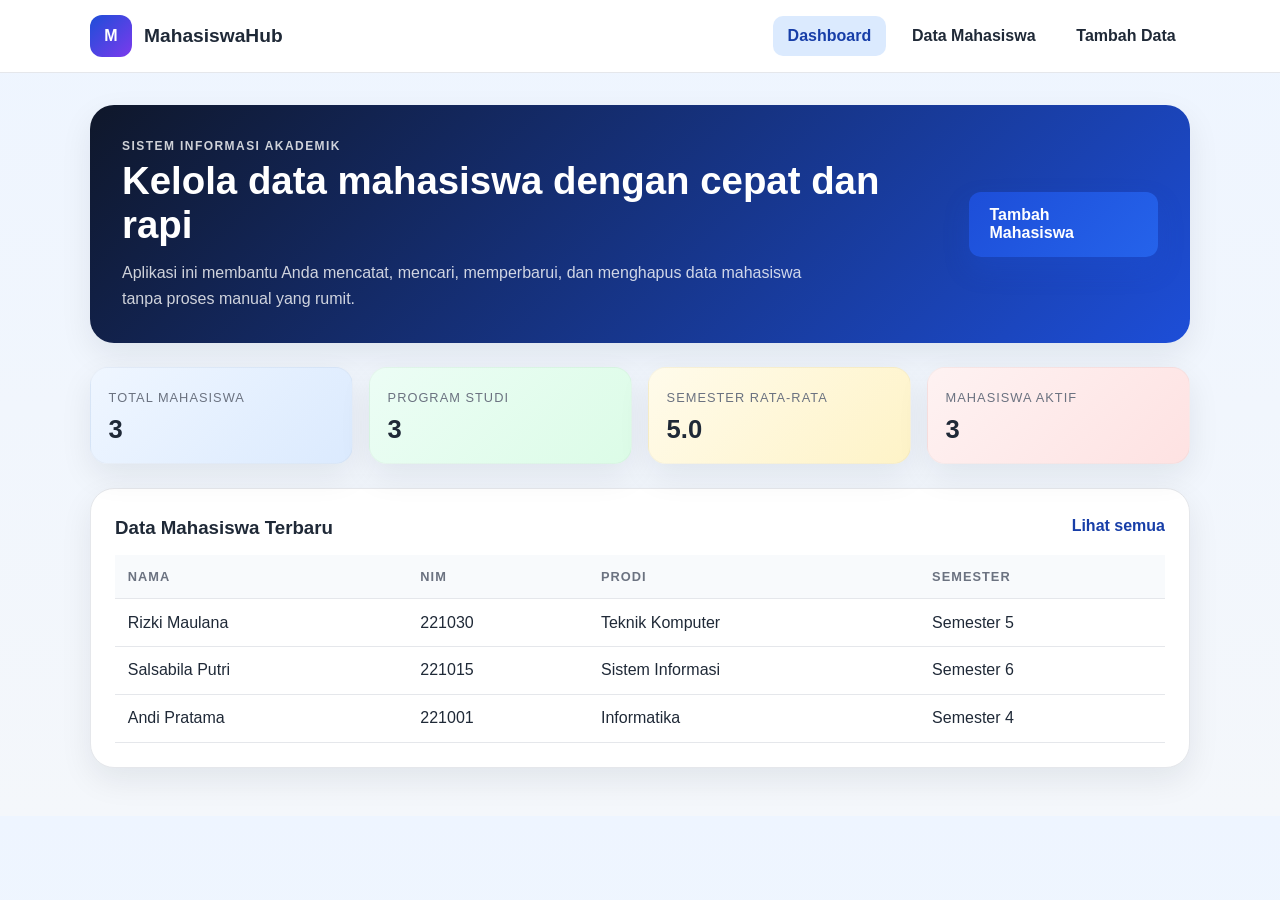
<file: index.html>
<!DOCTYPE html>
<html lang="id">
  <head>
    <meta charset="UTF-8" />
    <meta name="viewport" content="width=device-width, initial-scale=1.0" />
    <title>Dashboard Mahasiswa</title>
    <link rel="stylesheet" href="style.css" />
  </head>
  <body data-page="dashboard">
    <header class="topbar">
      <div class="container nav-wrap">
        <div class="brand">
          <span class="brand-mark">M</span>
          <div>
            <h1>MahasiswaHub</h1>
          </div>
        </div>
        <nav class="nav">
          <a class="active" href="index.html">Dashboard</a>
          <a href="data.html">Data Mahasiswa</a>
          <a href="form.html">Tambah Data</a>
        </nav>
      </div>
    </header>

    <main class="container page">
      <section class="hero">
        <div>
          <p class="eyebrow">Sistem Informasi Akademik</p>
          <h2>Kelola data mahasiswa dengan cepat dan rapi</h2>
          <p>
            Aplikasi ini membantu Anda mencatat, mencari, memperbarui, dan
            menghapus data mahasiswa tanpa proses manual yang rumit.
          </p>
        </div>
        <a class="primary-btn" href="form.html">Tambah Mahasiswa</a>
      </section>

      <section class="stats-grid">
        <article class="stat-card accent-blue">
          <span class="stat-label">Total Mahasiswa</span>
          <strong id="totalMahasiswa">0</strong>
        </article>
        <article class="stat-card accent-green">
          <span class="stat-label">Program Studi</span>
          <strong id="totalProdi">0</strong>
        </article>
        <article class="stat-card accent-gold">
          <span class="stat-label">Semester Rata-rata</span>
          <strong id="avgSemester">0</strong>
        </article>
        <article class="stat-card accent-red">
          <span class="stat-label">Mahasiswa Aktif</span>
          <strong id="totalAktif">0</strong>
        </article>
      </section>

      <section class="panel">
        <div class="panel-header">
          <h3>Data Mahasiswa Terbaru</h3>
          <a href="data.html">Lihat semua</a>
        </div>
        <div class="table-wrap">
          <table>
            <thead>
              <tr>
                <th>Nama</th>
                <th>NIM</th>
                <th>Prodi</th>
                <th>Semester</th>
              </tr>
            </thead>
            <tbody id="recentTableBody"></tbody>
          </table>
        </div>
      </section>
    </main>

    <script src="script.js"></script>
  </body>
</html>
</file>
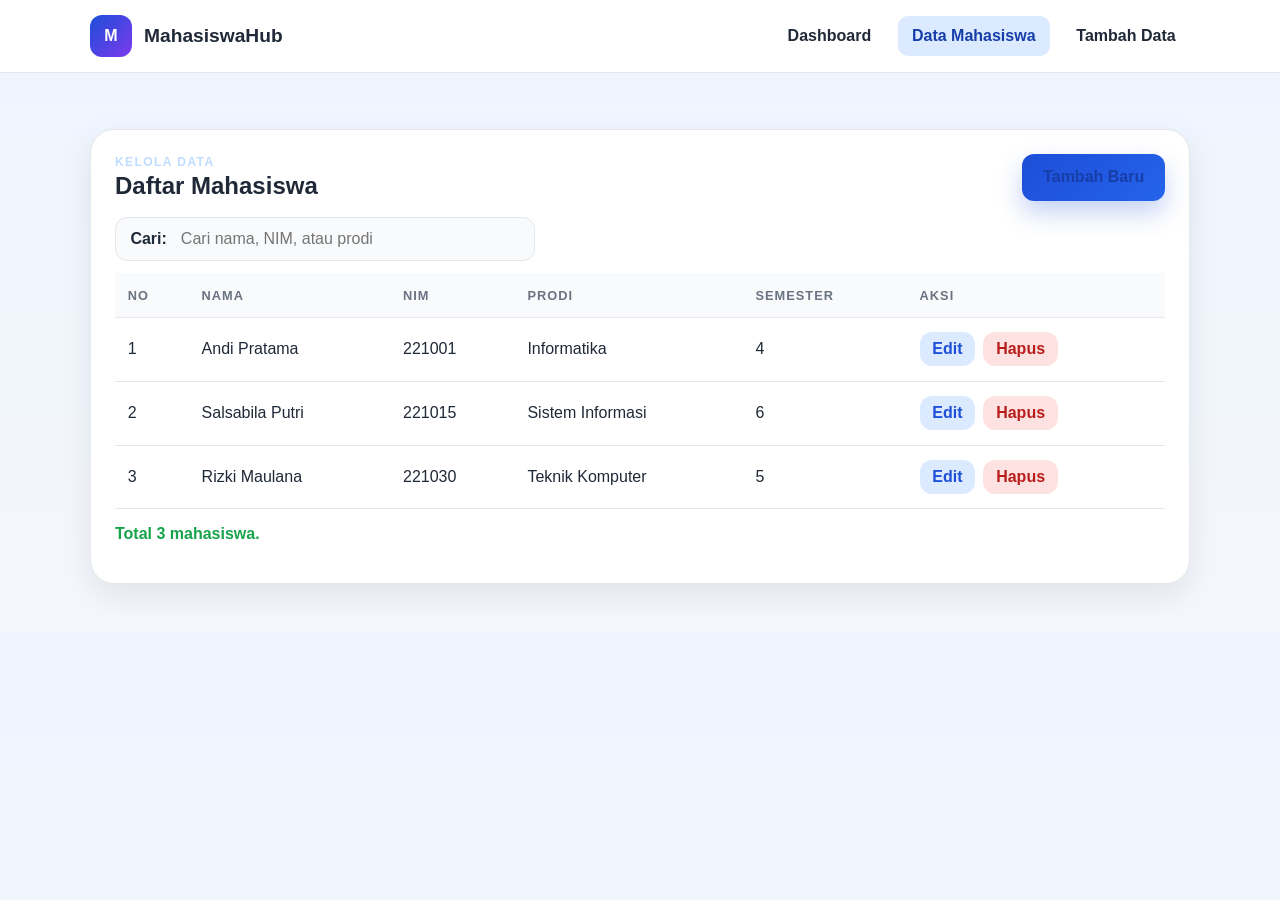
<file: data.html>
<!DOCTYPE html>
<html lang="id">
  <head>
    <meta charset="UTF-8" />
    <meta name="viewport" content="width=device-width, initial-scale=1.0" />
    <title>Data Mahasiswa</title>
    <link rel="stylesheet" href="style.css" />
  </head>
  <body data-page="data">
    <header class="topbar">
      <div class="container nav-wrap">
        <div class="brand">
          <span class="brand-mark">M</span>
          <div>
            <h1>MahasiswaHub</h1>
          </div>
        </div>
        <nav class="nav">
          <a href="index.html">Dashboard</a>
          <a class="active" href="data.html">Data Mahasiswa</a>
          <a href="form.html">Tambah Data</a>
        </nav>
      </div>
    </header>

    <main class="container page">
      <section class="panel">
        <div class="panel-header">
          <div>
            <p class="eyebrow">Kelola Data</p>
            <h2>Daftar Mahasiswa</h2>
          </div>
          <a class="primary-btn" href="form.html">Tambah Baru</a>
        </div>

        <div class="toolbar">
          <label class="search-box" for="searchInput">
            <span>Cari:</span>
            <input id="searchInput" type="search" placeholder="Cari nama, NIM, atau prodi" />
          </label>
        </div>

        <div class="table-wrap">
          <table>
            <thead>
              <tr>
                <th>No</th>
                <th>Nama</th>
                <th>NIM</th>
                <th>Prodi</th>
                <th>Semester</th>
                <th>Aksi</th>
              </tr>
            </thead>
            <tbody id="studentTableBody"></tbody>
          </table>
        </div>

        <p id="tableMessage" class="table-message" aria-live="polite"></p>
      </section>
    </main>

    <script src="script.js"></script>
  </body>
</html>
</file>
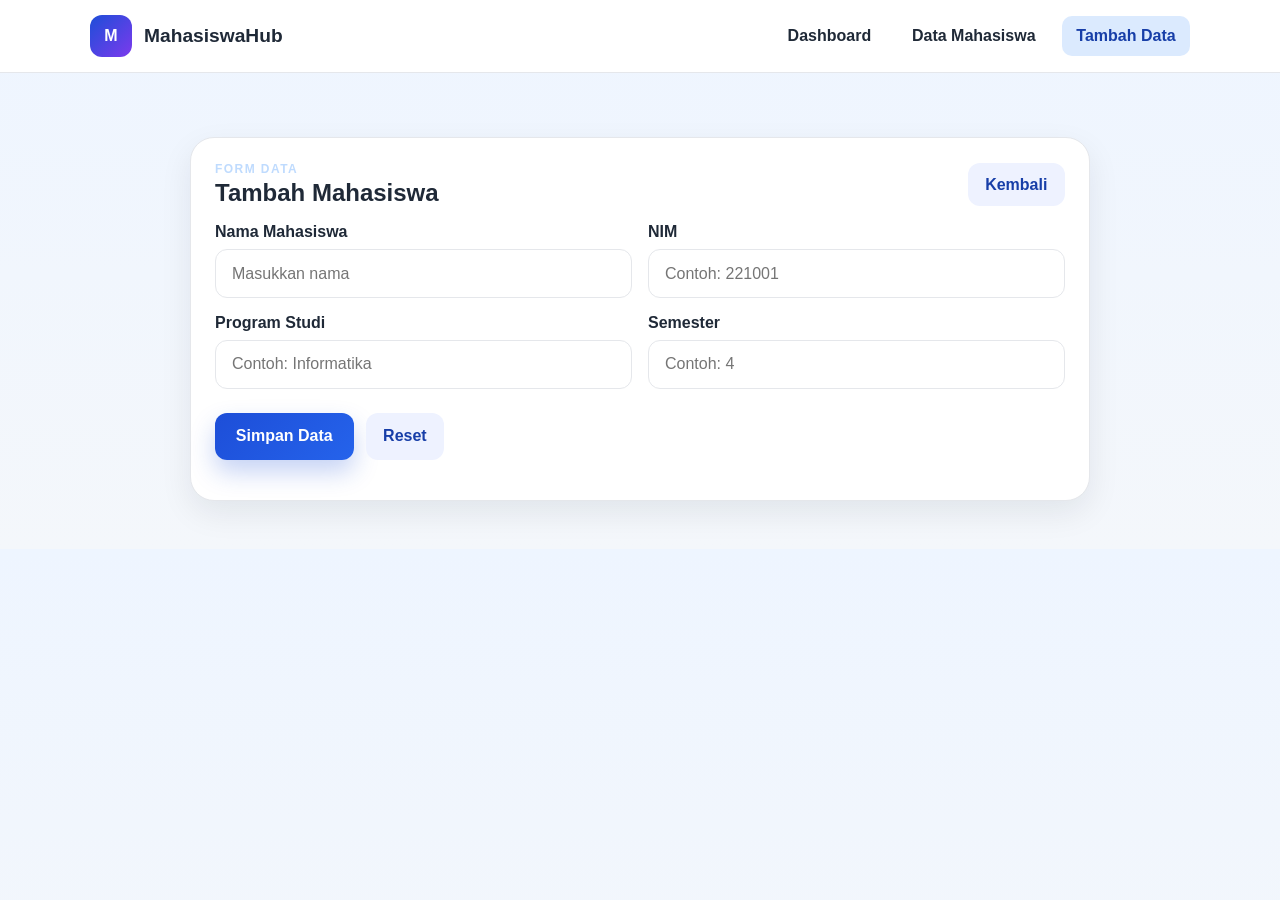
<file: form.html>
<!DOCTYPE html>
<html lang="id">
  <head>
    <meta charset="UTF-8" />
    <meta name="viewport" content="width=device-width, initial-scale=1.0" />
    <title>Form Mahasiswa</title>
    <link rel="stylesheet" href="style.css" />
  </head>
  <body data-page="form">
    <header class="topbar">
      <div class="container nav-wrap">
        <div class="brand">
          <span class="brand-mark">M</span>
          <div>
            <h1>MahasiswaHub</h1>
          </div>
        </div>
        <nav class="nav">
          <a href="index.html">Dashboard</a>
          <a href="data.html">Data Mahasiswa</a>
          <a class="active" href="form.html">Tambah Data</a>
        </nav>
      </div>
    </header>

    <main class="container page">
      <section class="panel form-panel">
        <div class="panel-header">
          <div>
            <p class="eyebrow">Form Data</p>
            <h2 id="formTitle">Tambah Mahasiswa</h2>
          </div>
          <a class="secondary-btn" href="data.html">Kembali</a>
        </div>

        <form id="studentForm" novalidate>
          <div class="form-grid">
            <div class="input-group">
              <label for="nama">Nama Mahasiswa</label>
              <input id="nama" name="nama" type="text" placeholder="Masukkan nama" />
            </div>

            <div class="input-group">
              <label for="nim">NIM</label>
              <input id="nim" name="nim" type="text" placeholder="Contoh: 221001" />
            </div>

            <div class="input-group">
              <label for="prodi">Program Studi</label>
              <input id="prodi" name="prodi" type="text" placeholder="Contoh: Informatika" />
            </div>

            <div class="input-group">
              <label for="semester">Semester</label>
              <input id="semester" name="semester" type="number" min="1" max="14" placeholder="Contoh: 4" />
            </div>
          </div>

          <div class="form-actions">
            <button type="submit" class="primary-btn">Simpan Data</button>
            <button type="button" id="resetBtn" class="secondary-btn">Reset</button>
          </div>
          <p id="formMessage" class="form-message" aria-live="polite"></p>
        </form>
      </section>
    </main>

    <script src="script.js"></script>
  </body>
</html>
</file>
<file: style.css>
:root {
  --bg: #f4f7fb;
  --panel: #ffffff;
  --primary: #1d4ed8;
  --primary-dark: #173ea8;
  --primary-soft: #dbeafe;
  --success: #16a34a;
  --danger: #dc2626;
  --warning: #f59e0b;
  --text: #1f2937;
  --muted: #6b7280;
  --line: #e5e7eb;
  --shadow: 0 12px 32px rgba(15, 23, 42, 0.08);
}

* {
  box-sizing: border-box;
}

html {
  scroll-behavior: smooth;
}

body {
  margin: 0;
  font-family: Arial, Helvetica, sans-serif;
  background: linear-gradient(180deg, #eef5ff 0%, var(--bg) 100%);
  color: var(--text);
}

img {
  max-width: 100%;
}

button,
input {
  font: inherit;
}

.container {
  width: min(1100px, calc(100% - 2rem));
  margin: 0 auto;
}

.topbar {
  background: #fff;
  border-bottom: 1px solid var(--line);
  position: sticky;
  top: 0;
  z-index: 10;
}

.nav-wrap {
  display: flex;
  align-items: center;
  justify-content: space-between;
  min-height: 72px;
  gap: 1rem;
}

.brand {
  display: flex;
  align-items: center;
  gap: 0.75rem;
}

.brand-mark {
  display: inline-flex;
  align-items: center;
  justify-content: center;
  width: 42px;
  height: 42px;
  border-radius: 12px;
  background: linear-gradient(135deg, var(--primary), #7c3aed);
  color: white;
  font-weight: 700;
}

.brand h1 {
  margin: 0;
  font-size: 1.2rem;
}

.nav {
  display: flex;
  gap: 0.75rem;
  flex-wrap: wrap;
}

.nav a {
  text-decoration: none;
  color: var(--text);
  padding: 0.7rem 0.9rem;
  border-radius: 10px;
  font-weight: 600;
}

.nav a.active,
.nav a:hover {
  background: var(--primary-soft);
  color: var(--primary-dark);
}

.page {
  padding: 2rem 0 3rem;
}

.hero {
  display: flex;
  align-items: center;
  justify-content: space-between;
  gap: 1rem;
  background: linear-gradient(135deg, #0f172a, #1d4ed8);
  color: white;
  padding: 2rem;
  border-radius: 24px;
  box-shadow: var(--shadow);
}

.hero h2 {
  margin: 0.2rem 0 0.8rem;
  font-size: clamp(1.8rem, 3vw, 2.6rem);
}

.hero p {
  margin: 0;
  max-width: 680px;
  line-height: 1.6;
  color: rgba(255, 255, 255, 0.8);
}

.eyebrow {
  margin: 0;
  letter-spacing: 0.12em;
  text-transform: uppercase;
  font-size: 0.75rem;
  font-weight: 700;
  color: #bfdbfe;
}

.primary-btn,
.secondary-btn,
.icon-btn {
  border: none;
  border-radius: 12px;
  text-decoration: none;
  cursor: pointer;
  transition: 0.2s ease;
  display: inline-flex;
  align-items: center;
  justify-content: center;
  gap: 0.5rem;
}

.primary-btn {
  background: linear-gradient(135deg, var(--primary), #2563eb);
  color: white;
  padding: 0.9rem 1.3rem;
  font-weight: 700;
  box-shadow: 0 12px 24px rgba(29, 78, 216, 0.25);
}

.primary-btn:hover,
.secondary-btn:hover,
.icon-btn:hover {
  transform: translateY(-1px);
}

.secondary-btn {
  background: #eef2ff;
  color: var(--primary-dark);
  padding: 0.8rem 1.1rem;
  font-weight: 700;
}

.stats-grid {
  display: grid;
  grid-template-columns: repeat(4, minmax(0, 1fr));
  gap: 1rem;
  margin-top: 1.5rem;
}

.stat-card {
  background: var(--panel);
  border-radius: 18px;
  padding: 1.2rem 1.1rem;
  box-shadow: var(--shadow);
  border: 1px solid rgba(0, 0, 0, 0.03);
}

.stat-card strong {
  display: block;
  font-size: clamp(1.5rem, 2vw, 2.1rem);
  margin-top: 0.6rem;
}

.stat-label {
  font-size: 0.8rem;
  color: var(--muted);
  text-transform: uppercase;
  letter-spacing: 0.08em;
}

.accent-blue { background: linear-gradient(135deg, #eff6ff, #dbeafe); }
.accent-green { background: linear-gradient(135deg, #ecfdf5, #dcfce7); }
.accent-gold { background: linear-gradient(135deg, #fffbeb, #fef3c7); }
.accent-red { background: linear-gradient(135deg, #fef2f2, #fee2e2); }

.panel {
  background: var(--panel);
  border: 1px solid var(--line);
  border-radius: 24px;
  padding: 1.5rem;
  box-shadow: var(--shadow);
  margin-top: 1.5rem;
}

.panel-header {
  display: flex;
  justify-content: space-between;
  align-items: center;
  gap: 1rem;
  margin-bottom: 1rem;
}

.panel-header h2,
.panel-header h3 {
  margin: 0.2rem 0 0;
}

.panel-header a {
  text-decoration: none;
  color: var(--primary-dark);
  font-weight: 700;
}

.table-wrap {
  overflow-x: auto;
}

table {
  width: 100%;
  border-collapse: collapse;
  min-width: 640px;
}

th,
td {
  padding: 0.9rem 0.8rem;
  border-bottom: 1px solid var(--line);
  text-align: left;
}

th {
  background: #f8fafc;
  color: var(--muted);
  font-size: 0.8rem;
  text-transform: uppercase;
  letter-spacing: 0.08em;
}

tbody tr:hover {
  background: #f8fbff;
}

.action-group {
  display: flex;
  gap: 0.5rem;
  flex-wrap: wrap;
}

.icon-btn {
  padding: 0.5rem 0.8rem;
  font-weight: 700;
}

.edit-btn {
  background: #dbeafe;
  color: #1d4ed8;
}

.delete-btn {
  background: #fee2e2;
  color: #b91c1c;
}

.form-panel {
  max-width: 900px;
  margin: 2rem auto 0;
}

.form-grid {
  display: grid;
  grid-template-columns: repeat(2, minmax(0, 1fr));
  gap: 1rem;
}

.input-group {
  display: flex;
  flex-direction: column;
  gap: 0.5rem;
}

.input-group label {
  font-weight: 700;
}

.input-group input {
  width: 100%;
  padding: 0.9rem 1rem;
  border: 1px solid var(--line);
  border-radius: 12px;
  background: #fff;
}

.input-group input:focus {
  outline: 3px solid rgba(29, 78, 216, 0.15);
  border-color: var(--primary);
}

.form-actions {
  display: flex;
  gap: 0.75rem;
  flex-wrap: wrap;
  margin-top: 1.5rem;
}

.form-message,
.table-message {
  margin-top: 1rem;
  font-weight: 700;
}

.form-message.error,
.table-message.error {
  color: var(--danger);
}

.form-message.success,
.table-message.success {
  color: var(--success);
}

.toolbar {
  margin: 1rem 0 0.75rem;
}

.search-box {
  display: flex;
  align-items: center;
  gap: 0.75rem;
  background: #f8fafc;
  border: 1px solid var(--line);
  border-radius: 12px;
  padding: 0.7rem 0.9rem;
  max-width: 420px;
}

.search-box span {
  font-weight: 700;
}

.search-box input {
  flex: 1;
  border: none;
  background: transparent;
  outline: none;
}

.empty-state {
  text-align: center;
  color: var(--muted);
  font-weight: 700;
  padding: 2rem 1rem;
}

@media (max-width: 768px) {
  .hero,
  .panel-header,
  .nav-wrap {
    flex-direction: column;
    align-items: flex-start;
  }

  .stats-grid,
  .form-grid {
    grid-template-columns: 1fr;
  }

  .hero {
    padding: 1.5rem;
  }

  .page {
    padding-top: 1.25rem;
  }
}
</file>
